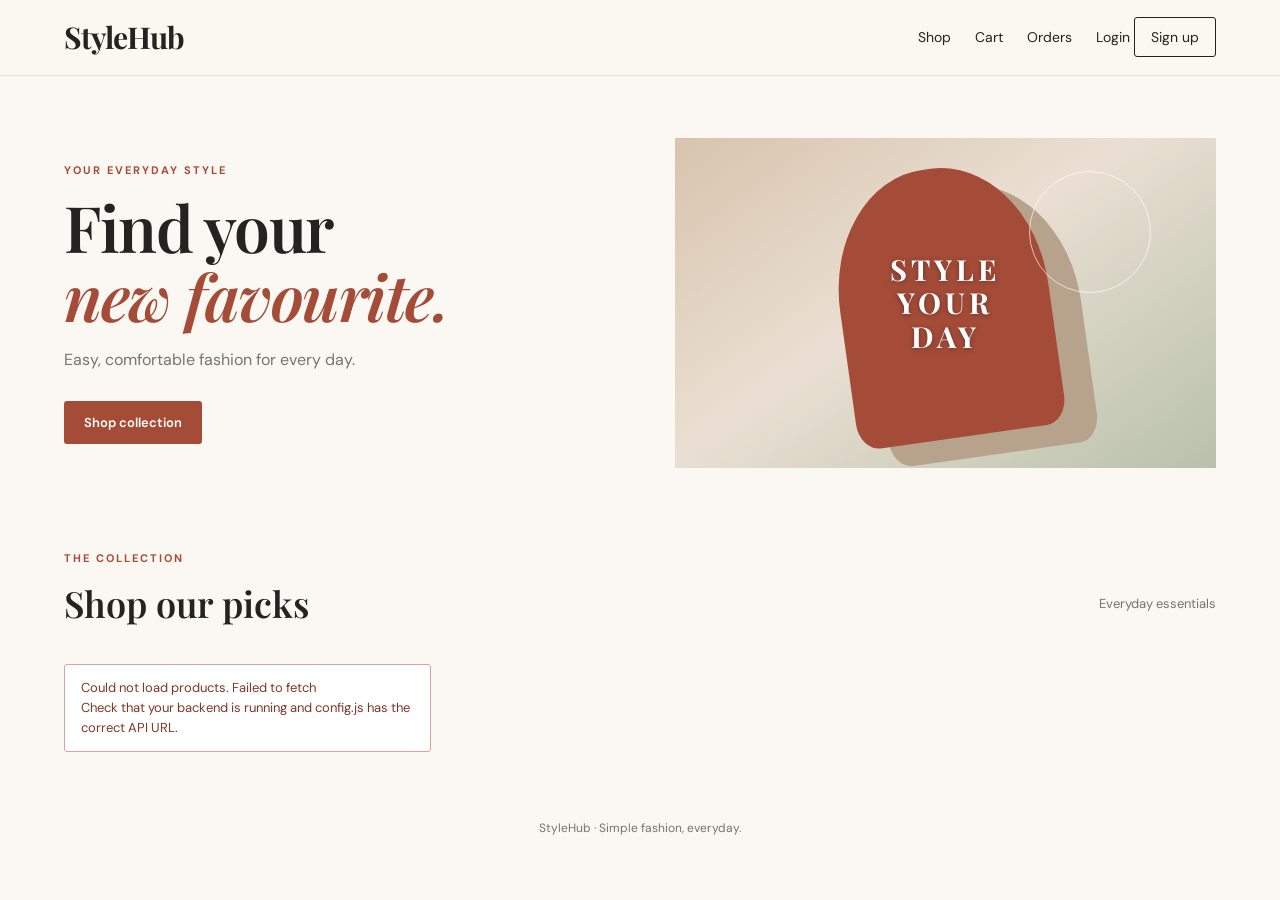
<file: stylehub-netlify-frontend/index.html>
<!doctype html>
<html lang="en"><head><meta charset="utf-8"><meta name="viewport" content="width=device-width,initial-scale=1"><title>StyleHub | Fashion Store</title><link rel="stylesheet" href="style.css"><script defer src="config.js"></script><script defer src="app.js"></script></head>
<body data-page="home"><header class="topbar"><a class="brand" href="index.html">StyleHub</a><nav><a href="index.html">Shop</a><a href="cart.html">Cart <span id="cart-count"></span></a><a href="orders.html">Orders</a><span id="nav-auth"><a href="login.html">Login</a> <a class="nav-button" href="signup.html">Sign up</a></span></nav></header>
<main class="container"><section class="hero"><div><p class="eyebrow">YOUR EVERYDAY STYLE</p><h1>Find your<br><span>new favourite.</span></h1><p>Easy, comfortable fashion for every day.</p><a class="button" href="#products">Shop collection</a></div><div class="hero-art"><span>STYLE<br>YOUR<br>DAY</span></div></section><div id="message" aria-live="polite"></div><section id="products"><div class="section-heading"><div><p class="eyebrow">THE COLLECTION</p><h2>Shop our picks</h2></div><p>Everyday essentials</p></div><div id="product-grid" class="product-grid"><p>Loading products…</p></div></section><footer>StyleHub · Simple fashion, everyday.</footer></main></body></html>
</file>
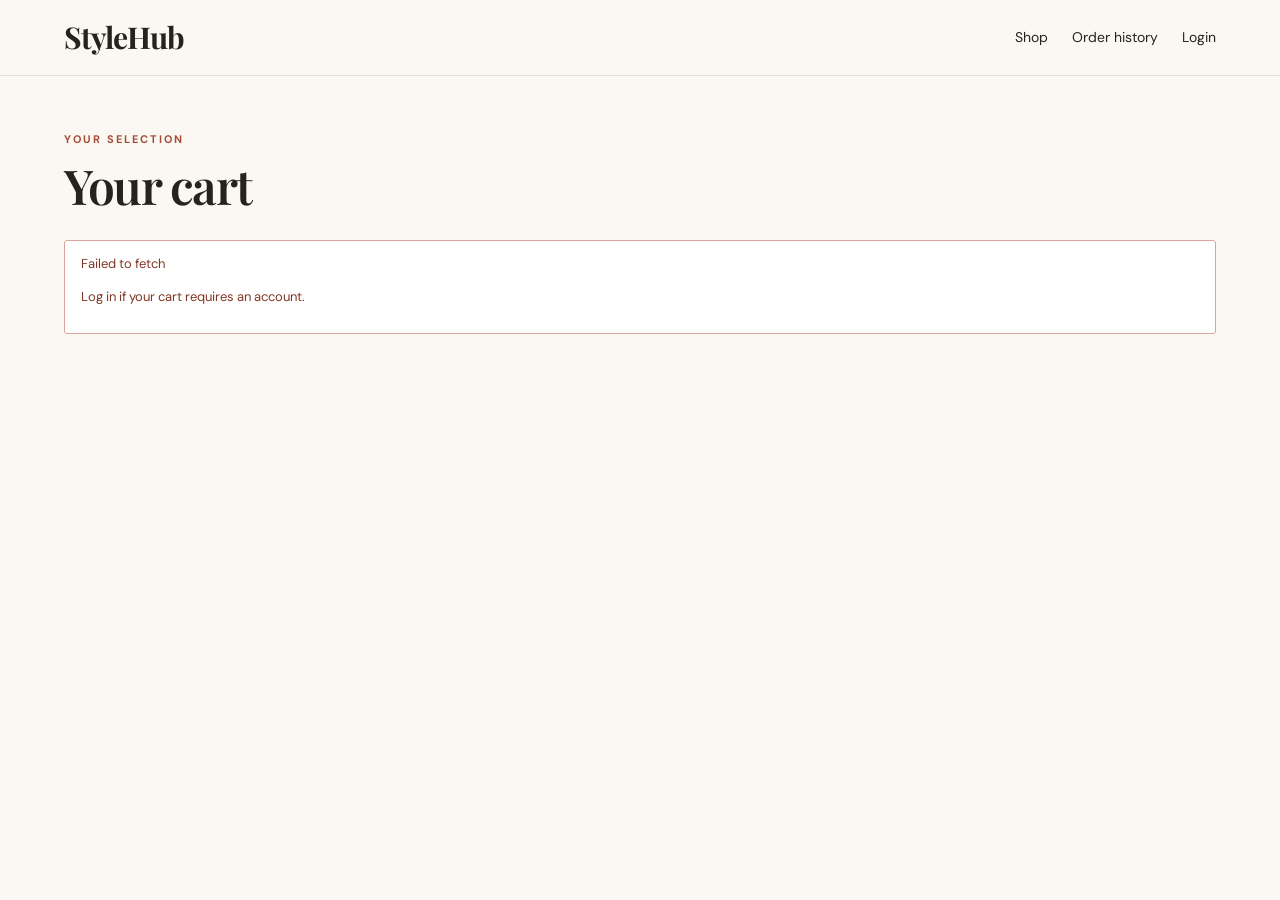
<file: stylehub-netlify-frontend/cart.html>
<!doctype html><html lang="en"><head><meta charset="utf-8"><meta name="viewport" content="width=device-width,initial-scale=1"><title>Your cart | StyleHub</title><link rel="stylesheet" href="style.css"><script defer src="config.js"></script><script defer src="app.js"></script></head><body data-page="cart"><header class="topbar"><a class="brand" href="index.html">StyleHub</a><nav><a href="index.html">Shop</a><a href="orders.html">Order history</a><span id="nav-auth"><a href="login.html">Login</a></span></nav></header><main class="container page-content"><p class="eyebrow">YOUR SELECTION</p><h1>Your cart</h1><div id="message" aria-live="polite"></div><div id="cart-content"><p>Loading cart…</p></div></main></body></html>
</file>
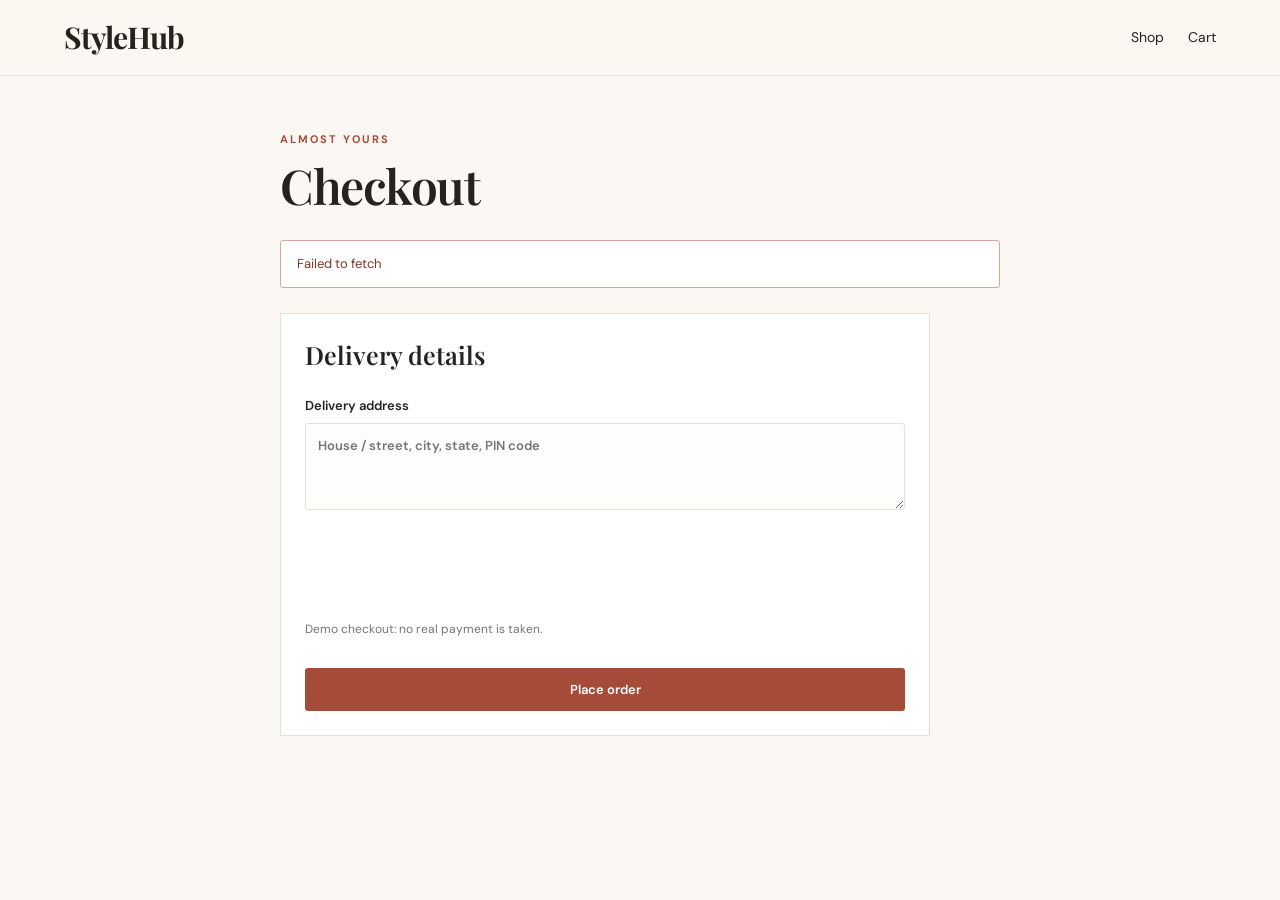
<file: stylehub-netlify-frontend/checkout.html>
<!doctype html><html lang="en"><head><meta charset="utf-8"><meta name="viewport" content="width=device-width,initial-scale=1"><title>Checkout | StyleHub</title><link rel="stylesheet" href="style.css"><script defer src="config.js"></script><script defer src="app.js"></script></head><body data-page="checkout"><header class="topbar"><a class="brand" href="index.html">StyleHub</a><nav><a href="index.html">Shop</a><a href="cart.html">Cart</a></nav></header><main class="container page-content narrow"><p class="eyebrow">ALMOST YOURS</p><h1>Checkout</h1><div id="message" aria-live="polite"></div><div class="panel checkout-panel"><h2>Delivery details</h2><form id="checkout-form" class="form-stack"><label>Delivery address<textarea name="shippingAddress" rows="3" required maxlength="500" placeholder="House / street, city, state, PIN code"></textarea></label><div id="checkout-total" class="summary-row total"></div><p class="muted small-note">Demo checkout: no real payment is taken.</p><button class="button full" type="submit">Place order</button></form></div></main></body></html>
</file>
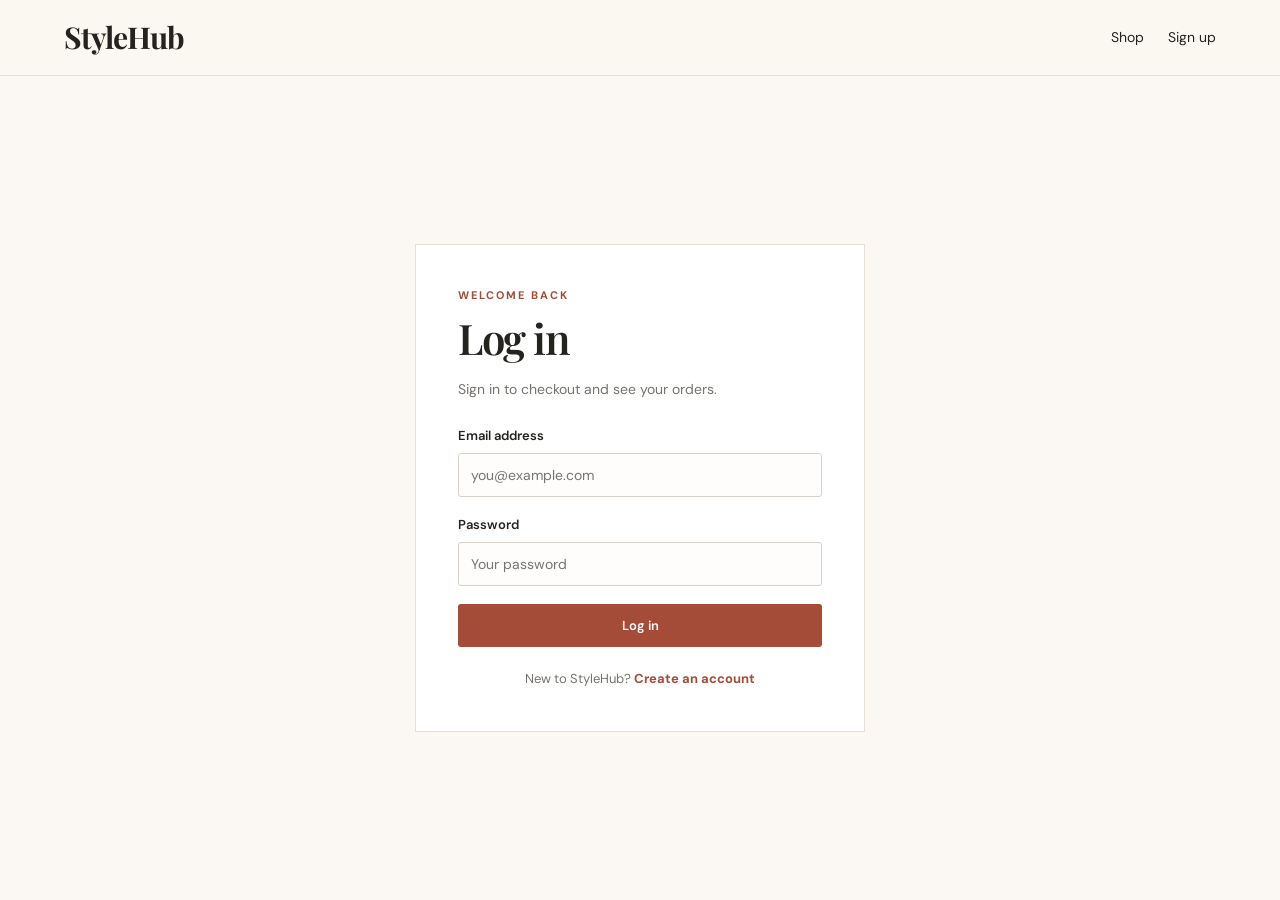
<file: stylehub-netlify-frontend/login.html>
<!doctype html><html lang="en"><head><meta charset="utf-8"><meta name="viewport" content="width=device-width,initial-scale=1"><title>Login | StyleHub</title><link rel="stylesheet" href="style.css"><script defer src="config.js"></script><script defer src="app.js"></script></head><body data-page="login"><header class="topbar"><a class="brand" href="index.html">StyleHub</a><nav><a href="index.html">Shop</a><a href="signup.html">Sign up</a></nav></header><main class="auth-wrap"><section class="auth-card"><p class="eyebrow">WELCOME BACK</p><h1>Log in</h1><p class="muted">Sign in to checkout and see your orders.</p><div id="message" aria-live="polite"></div><form id="login-form" class="form-stack"><label>Email address<input type="email" name="email" required autocomplete="email" placeholder="you@example.com"></label><label>Password<input type="password" name="password" required autocomplete="current-password" placeholder="Your password"></label><button class="button full" type="submit">Log in</button></form><p class="form-foot">New to StyleHub? <a href="signup.html">Create an account</a></p></section></main></body></html>
</file>
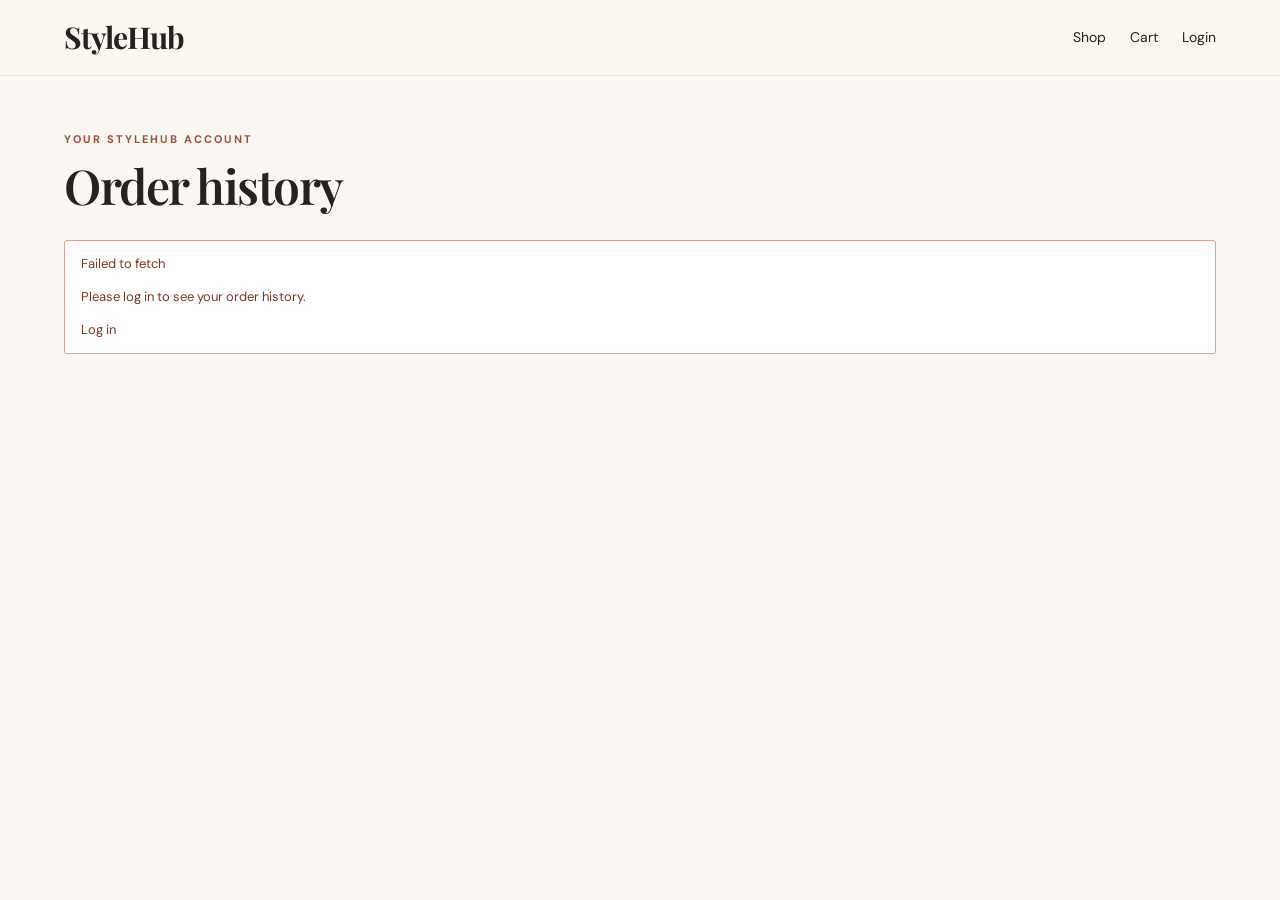
<file: stylehub-netlify-frontend/orders.html>
<!doctype html><html lang="en"><head><meta charset="utf-8"><meta name="viewport" content="width=device-width,initial-scale=1"><title>Order history | StyleHub</title><link rel="stylesheet" href="style.css"><script defer src="config.js"></script><script defer src="app.js"></script></head><body data-page="orders"><header class="topbar"><a class="brand" href="index.html">StyleHub</a><nav><a href="index.html">Shop</a><a href="cart.html">Cart</a><span id="nav-auth"><a href="login.html">Login</a></span></nav></header><main class="container page-content"><p class="eyebrow">YOUR STYLEHUB ACCOUNT</p><h1>Order history</h1><div id="message" aria-live="polite"></div><div id="orders-content"><p>Loading orders…</p></div></main></body></html>
</file>
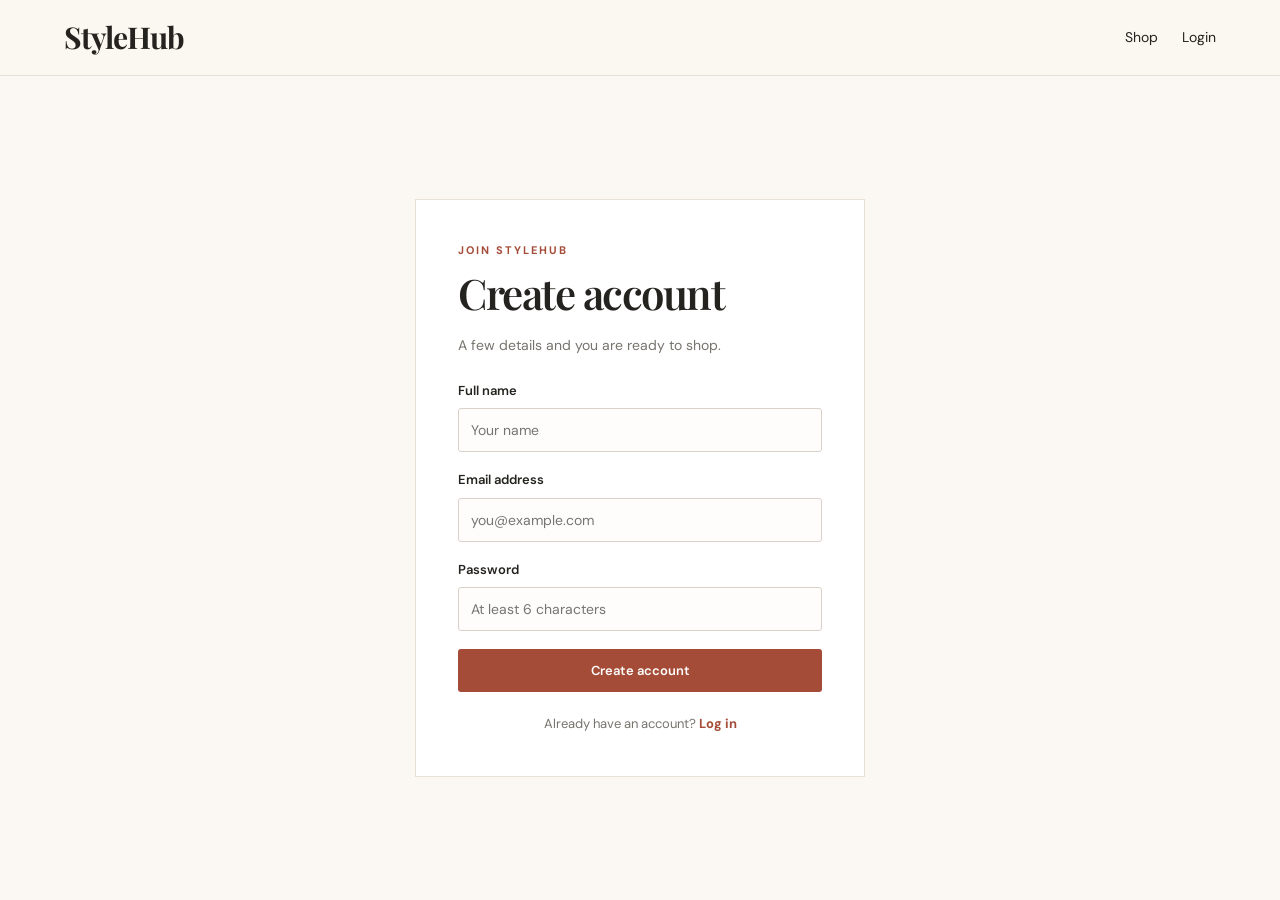
<file: stylehub-netlify-frontend/signup.html>
<!doctype html><html lang="en"><head><meta charset="utf-8"><meta name="viewport" content="width=device-width,initial-scale=1"><title>Create account | StyleHub</title><link rel="stylesheet" href="style.css"><script defer src="config.js"></script><script defer src="app.js"></script></head><body data-page="signup"><header class="topbar"><a class="brand" href="index.html">StyleHub</a><nav><a href="index.html">Shop</a><a href="login.html">Login</a></nav></header><main class="auth-wrap"><section class="auth-card"><p class="eyebrow">JOIN STYLEHUB</p><h1>Create account</h1><p class="muted">A few details and you are ready to shop.</p><div id="message" aria-live="polite"></div><form id="signup-form" class="form-stack"><label>Full name<input name="fullName" required maxlength="100" autocomplete="name" placeholder="Your name"></label><label>Email address<input type="email" name="email" required autocomplete="email" placeholder="you@example.com"></label><label>Password<input type="password" name="password" required minlength="6" autocomplete="new-password" placeholder="At least 6 characters"></label><button class="button full" type="submit">Create account</button></form><p class="form-foot">Already have an account? <a href="login.html">Log in</a></p></section></main></body></html>
</file>
<file: stylehub-netlify-frontend/style.css>
@import url('https://fonts.googleapis.com/css2?family=DM+Sans:wght@400;500;600;700&family=Playfair+Display:wght@500;600;700&display=swap');
:root{--ink:#25231f;--muted:#77736d;--paper:#fbf8f3;--accent:#a44c37;--accent-dark:#803724;--line:#e8e0d7;--white:#fff;--sage:#dce5d8}
*{box-sizing:border-box}html{scroll-behavior:smooth}body{margin:0;background:var(--paper);color:var(--ink);font-family:'DM Sans',Arial,sans-serif;line-height:1.55}a{color:inherit;text-decoration:none}.topbar{height:76px;padding:0 max(5vw,22px);display:flex;align-items:center;justify-content:space-between;background:rgba(251,248,243,.96);border-bottom:1px solid var(--line);gap:20px}.brand{font-family:'Playfair Display',Georgia,serif;font-size:30px;font-weight:700;letter-spacing:-1px}.topbar nav{display:flex;align-items:center;gap:24px;font-size:14px}.topbar nav a:hover,.back-link:hover{color:var(--accent)}.nav-button{padding:10px 16px;border:1px solid var(--ink);border-radius:3px}.inline{display:inline-flex;align-items:center;gap:14px}.link-button,.text-button{border:0;background:none;color:var(--accent);cursor:pointer;font:inherit;padding:4px}.container{width:min(1160px,90%);margin:auto}.hero{display:grid;grid-template-columns:1fr 1fr;align-items:center;gap:6%;padding:62px 0 82px}.eyebrow{font-size:11px;letter-spacing:2px;font-weight:700;color:var(--accent);margin:0 0 12px}.hero h1,.auth-card h1,.page-content>h1{font:600 clamp(42px,5vw,66px)/1.08 'Playfair Display',Georgia,serif;letter-spacing:-1.5px;margin:0 0 18px}.hero h1 span{color:var(--accent);font-style:italic}.hero p:not(.eyebrow){color:var(--muted);margin-bottom:28px}.hero-art{min-height:330px;background:linear-gradient(145deg,#d8c4ae,#eadfd2 45%,#b8c1ac);display:flex;align-items:center;justify-content:center;position:relative;overflow:hidden}.hero-art:before{content:'';width:210px;height:270px;border-radius:48% 48% 10% 10%;background:#a44c37;position:absolute;transform:rotate(-8deg);box-shadow:30px 22px 0 #b7a28b}.hero-art:after{content:'';position:absolute;width:120px;height:120px;border:1px solid rgba(255,255,255,.65);border-radius:50%;right:12%;top:10%}.hero-art span{position:relative;z-index:1;color:#fff;font:700 29px/1.15 'Playfair Display',Georgia,serif;letter-spacing:4px;text-align:center;text-shadow:0 1px 5px #633}.section-heading{display:flex;align-items:end;justify-content:space-between;margin-bottom:25px}.section-heading h2{font:600 36px 'Playfair Display',Georgia,serif;margin:0}.section-heading>p{color:var(--muted);font-size:13px}.product-grid{display:grid;grid-template-columns:repeat(3,1fr);gap:25px}.product-card{background:var(--white);border:1px solid var(--line);min-width:0}.product-art{height:210px;display:flex;align-items:flex-end;padding:16px;background:linear-gradient(135deg,#e7d8ca,#c9b8a6);position:relative;overflow:hidden}.product-art:before{content:'';width:95px;height:130px;border-radius:25px 25px 10px 10px;background:#a44c37;position:absolute;left:calc(50% - 47px);top:30px;box-shadow:0 15px 25px #6c4b3a33}.product-art:after{content:'';width:45px;height:25px;border:5px solid #e7d8ca;border-bottom:0;border-radius:25px 25px 0 0;position:absolute;left:calc(50% - 22px);top:20px}.product-art span{position:relative;z-index:1;background:#fffdf8d9;padding:5px 9px;font-size:10px;text-transform:uppercase;letter-spacing:1px}.art-2{background:linear-gradient(135deg,#c4d0d3,#e4d9ce)}.art-2:before{background:#536779}.art-3{background:linear-gradient(135deg,#c5c9b9,#e5d7c9)}.art-3:before{background:#344f75;width:115px;border-radius:10px 10px 20px 20px}.art-4{background:linear-gradient(135deg,#e8cfc8,#f2e5d9)}.art-4:before{background:#c96e77;width:115px;height:145px;border-radius:30px 30px 20px 20px}.art-5{background:linear-gradient(135deg,#d8d9cc,#b8c4b2)}.art-5:before{background:#6c7f66;width:110px}.art-6{background:linear-gradient(135deg,#d9d1c6,#b6bec3)}.art-6:before{background:#e9e5dc;width:110px;height:95px;top:65px;border-radius:25px 25px 15px 15px;box-shadow:0 15px 25px #6c4b3a33}.product-info{padding:18px}.category{font-size:10px;letter-spacing:1.5px;text-transform:uppercase;color:var(--muted);margin:0 0 5px}.product-info h3{font:600 21px 'Playfair Display',Georgia,serif;margin:0 0 7px}.description{font-size:13px;color:var(--muted);min-height:40px;margin:0 0 15px}.product-bottom{display:flex;align-items:center;justify-content:space-between;gap:8px}.product-bottom strong{font-size:17px}.product-info small{display:block;color:#8b877f;font-size:11px;margin-top:12px}.button{display:inline-flex;align-items:center;justify-content:center;background:var(--accent);color:white;border:0;border-radius:3px;padding:13px 20px;font:600 13px 'DM Sans',sans-serif;cursor:pointer;transition:.15s}.button:hover{background:var(--accent-dark)}.button.small{padding:9px 12px;font-size:12px}.button.full{width:100%}footer{text-align:center;color:var(--muted);font-size:12px;padding:55px 0 28px}.auth-wrap{min-height:calc(100vh - 76px);display:flex;align-items:center;justify-content:center;padding:45px 20px}.auth-card{background:white;border:1px solid var(--line);width:min(450px,100%);padding:42px}.auth-card h1{font-size:42px}.muted{color:var(--muted);font-size:14px}.form-stack{display:flex;flex-direction:column;gap:18px;margin-top:25px}.form-stack label{display:flex;flex-direction:column;gap:7px;font-size:13px;font-weight:600}.form-stack input,.form-stack textarea,.quantity-form input{font:400 14px 'DM Sans',sans-serif;padding:12px;border:1px solid #d9d1c8;background:#fffdfb;border-radius:3px;outline-color:var(--accent);width:100%}.form-foot{text-align:center;font-size:13px;margin:22px 0 0;color:var(--muted)}.form-foot a{color:var(--accent);font-weight:700}.alert{padding:12px 15px;margin:18px 0;border-radius:3px;font-size:13px}.error{background:#f9e8e4;color:#8b3326}.success{background:#e7f1e5;color:#315d34}.page-content{padding-top:55px;padding-bottom:80px}.page-content>h1{font-size:48px;margin-bottom:28px}.cart-layout{display:grid;grid-template-columns:1.6fr 1fr;gap:25px;align-items:start}.panel{background:#fff;border:1px solid var(--line);padding:25px}.cart-line{display:flex;gap:17px;align-items:center;padding:15px 0;border-bottom:1px solid var(--line)}.cart-line:first-child{padding-top:0}.cart-line:last-child{border-bottom:0;padding-bottom:0}.mini-art{width:75px;height:85px;flex-shrink:0;background:#e5d6c6;display:grid;place-items:center;font:700 22px 'Playfair Display',Georgia,serif;color:var(--accent)}.cart-detail{flex:1}.cart-detail h3{font:600 20px 'Playfair Display',Georgia,serif;margin:0}.cart-detail p{margin:4px 0 8px;font-size:13px}.quantity-form{display:flex;align-items:center;gap:10px}.quantity-form label{display:flex;align-items:center;gap:7px;font-size:12px}.quantity-form input{width:65px;padding:7px}.text-button{font-size:12px}.summary h2,.checkout-panel h2{font:600 24px 'Playfair Display',Georgia,serif;margin:0 0 20px}.summary-row{display:flex;justify-content:space-between;gap:15px;padding:12px 0;font-size:14px;border-bottom:1px solid var(--line)}.summary-row.total{font-size:16px;font-weight:700;border-bottom:0;padding:18px 0}.summary .button{margin-top:12px}.back-link{display:block;text-align:center;margin-top:15px;font-size:12px;color:var(--muted)}.empty-state{text-align:center;background:#fff;border:1px solid var(--line);padding:55px 20px}.empty-state h2{font:600 28px 'Playfair Display',Georgia,serif;margin:0}.empty-state p{color:var(--muted);margin-bottom:22px}.narrow{max-width:760px}.checkout-panel{max-width:650px}.small-note{font-size:12px}.order-list{display:grid;gap:18px}.order-card{max-width:850px}.order-head{display:flex;align-items:center;justify-content:space-between;gap:20px}.order-head h2{font:500 20px 'Playfair Display',Georgia,serif;margin:0}.order-card>p:not(.eyebrow){font-size:13px;color:var(--muted);padding:15px 0;border-bottom:1px solid var(--line)}.status{background:#e7f1e5;color:#315d34;padding:6px 11px;border-radius:20px;font-size:12px}
@media(max-width:800px){.hero{grid-template-columns:1fr;padding:40px 0 55px}.hero-art{min-height:250px}.product-grid{grid-template-columns:repeat(2,1fr)}.cart-layout{grid-template-columns:1fr}.topbar nav{gap:12px}.topbar{padding:0 5%;}.topbar nav{font-size:12px}.section-heading h2{font-size:29px}}
@media(max-width:520px){.topbar{height:auto;min-height:70px;align-items:flex-start;padding-top:15px;padding-bottom:15px;flex-direction:column}.topbar nav{flex-wrap:wrap}.product-grid{grid-template-columns:1fr}.product-art{height:230px}.auth-card{padding:28px 22px}.page-content>h1{font-size:39px}.cart-line{gap:10px}.mini-art{width:55px;height:70px}.product-bottom{align-items:flex-start;flex-direction:column}.product-bottom form,.product-bottom .button{width:100%}}

.alert{padding:13px 16px;margin:12px 0;border:1px solid var(--line);background:#fff}.alert.error{border-color:#d9a49a;color:#803724}.alert.success{border-color:#b5c9ad;color:#345b31}.cart-line{display:flex;align-items:center;gap:18px;padding:20px 0;border-bottom:1px solid var(--line);flex-wrap:wrap}.cart-line:last-child{border-bottom:0}.cart-detail{flex:1;min-width:140px}.cart-detail h3{margin:0;font-family:'Playfair Display',Georgia,serif}.cart-detail p{margin:4px 0}.qty-input{width:65px;padding:8px;border:1px solid var(--line);margin-left:5px}.mini-art{display:grid;place-items:center;width:65px;height:75px;background:linear-gradient(135deg,#e7d8ca,#c9b8a6);color:var(--accent);font-weight:700}.cart-layout{display:grid;grid-template-columns:1.6fr 1fr;gap:25px}.panel{background:white;border:1px solid var(--line);padding:24px}.summary{align-self:start}.summary h2,.checkout-panel h2{font:600 25px 'Playfair Display',Georgia,serif;margin:0 0 18px}.summary-row{display:flex;align-items:center;justify-content:space-between;gap:15px;padding:12px 0;border-bottom:1px solid var(--line)}.summary-row.total{font-size:18px;border-bottom:0;margin:8px 0 18px}.back-link{display:block;text-align:center;margin-top:18px;color:var(--accent);font-size:13px}.narrow{max-width:720px}.checkout-panel{margin-top:25px}.form-stack textarea{width:100%;padding:12px;border:1px solid var(--line);font:inherit;resize:vertical}.small-note{font-size:12px}.order-list{display:grid;gap:18px}.order-head{display:flex;align-items:flex-start;justify-content:space-between;gap:15px}.order-head h2{font:500 19px 'DM Sans',sans-serif;margin:0}.status{background:var(--sage);padding:6px 10px;font-size:12px;border-radius:2px}.order-card>p{color:var(--muted)}button:disabled{opacity:.5;cursor:not-allowed}#cart-count{font-size:12px;color:var(--accent)}@media(max-width:760px){.cart-layout{grid-template-columns:1fr}.cart-line{align-items:flex-start}.topbar{height:auto;min-height:76px;padding:16px 5%;align-items:flex-start}.topbar nav{gap:12px;flex-wrap:wrap;justify-content:flex-end}.hero{grid-template-columns:1fr;padding:42px 0}.hero-art{min-height:250px}.product-grid{grid-template-columns:repeat(2,minmax(0,1fr))}}@media(max-width:500px){.product-grid{grid-template-columns:1fr}.brand{font-size:25px}.topbar nav{font-size:12px}.panel{padding:16px}}
</file>
